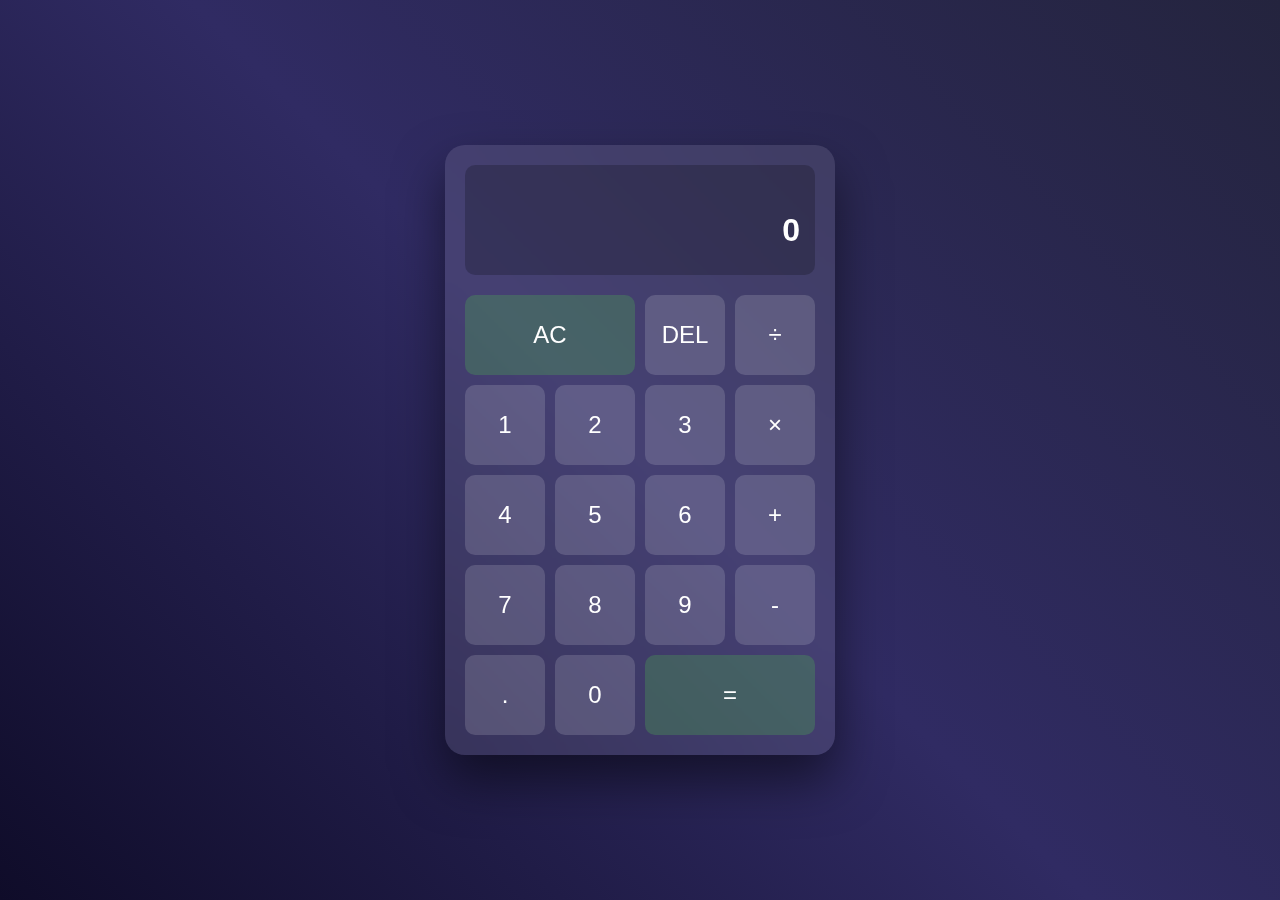
<file: Interactive Calculator/index.html>
<!DOCTYPE html>
<html lang="en">
<head>
    <meta charset="UTF-8">
    <meta name="viewport" content="width=device-width, initial-scale=1.0">
    <title>Modern Glass Calculator</title>
    <link rel="stylesheet" href="style.css">
</head>
<body>
    <div class="calculator-grid">
        <div class="output">
            <div data-previous-operand class="previous-operand"></div>
            <div data-current-operand class="current-operand">0</div>
        </div>
        <button data-all-clear class="span-two">AC</button>
        <button data-delete>DEL</button>
        <button data-operation>÷</button>
        <button data-number>1</button>
        <button data-number>2</button>
        <button data-number>3</button>
        <button data-operation>×</button>
        <button data-number>4</button>
        <button data-number>5</button>
        <button data-number>6</button>
        <button data-operation>+</button>
        <button data-number>7</button>
        <button data-number>8</button>
        <button data-number>9</button>
        <button data-operation>-</button>
        <button data-number>.</button>
        <button data-number>0</button>
        <button data-equals class="span-two">=</button>
    </div>
    <script src="script.js"></script>
</body>
</html>
</file>
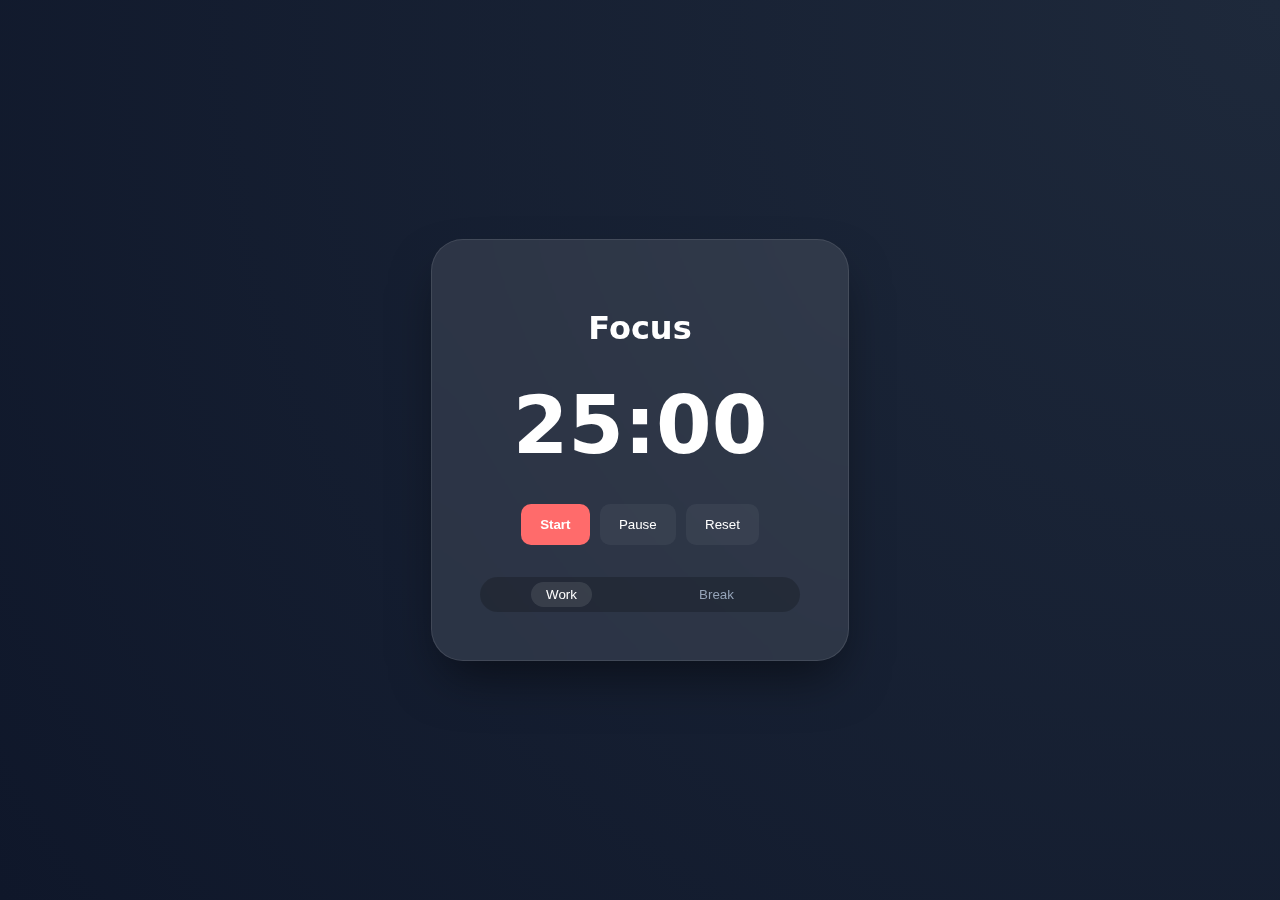
<file: Pomodoro Timer/index.html>
<!DOCTYPE html>
<html lang="en">
<head>
    <meta charset="UTF-8">
    <meta name="viewport" content="width=device-width, initial-scale=1.0">
    <title>Premium Pomodoro</title>
    <link rel="stylesheet" href="style.css">
</head>
<body>
    <div class="glass-container">
        <h1>Focus</h1>
        <div class="timer-display">
            <span id="minutes">25</span>:<span id="seconds">00</span>
        </div>
        
        <div class="controls">
            <button id="start" class="btn primary">Start</button>
            <button id="pause" class="btn">Pause</button>
            <button id="reset" class="btn">Reset</button>
        </div>

        <div class="mode-switch">
            <button onclick="timer.setMode('work')" class="active">Work</button>
            <button onclick="timer.setMode('break')">Break</button>
        </div>
    </div>
    <script src="script.js"></script>
</body>
</html>
</file>
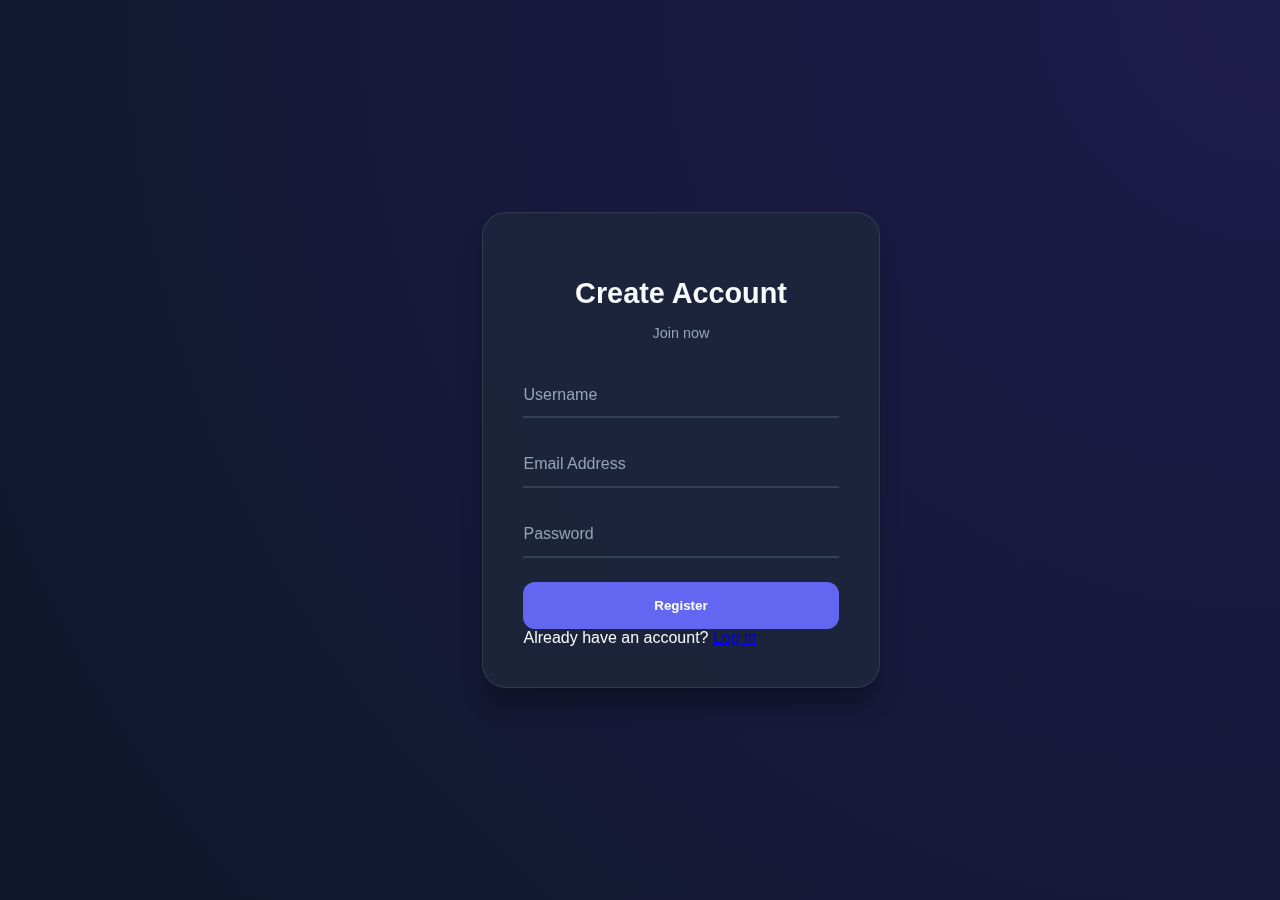
<file: Registration form/index.html>
<!DOCTYPE html>
<html lang="en">
<head>
    <meta charset="UTF-8">
    <meta name="viewport" content="width=device-width, initial-scale=1.0">
    <title>Premium Registration</title>
    <link rel="stylesheet" href="style.css">
</head>
<body>
    <div class="container">
        <div class="form-card">
            <h2>Create Account</h2>
            <p class="subtitle">Join now</p>
            
            <form id="registrationForm">
                <div class="input-group">
                    <input type="text" id="username" required>
                    <label>Username</label>
                    <span class="error-msg">Username must be at least 3 characters</span>
                </div>

                <div class="input-group">
                    <input type="email" id="email" required>
                    <label>Email Address</label>
                    <span class="error-msg">Please enter a valid email</span>
                </div>

                <div class="input-group">
                    <input type="password" id="password" required>
                    <label>Password</label>
                    <span class="error-msg">Minimum 8 characters with a number</span>
                </div>

                <button type="submit" class="submit-btn">Register</button>
            </form>
            
            <div class="footer-text">
                Already have an account? <a href="#">Log in</a>
            </div>
        </div>
    </div>
    <script src="script.js"></script>
</body>
</html>
</file>
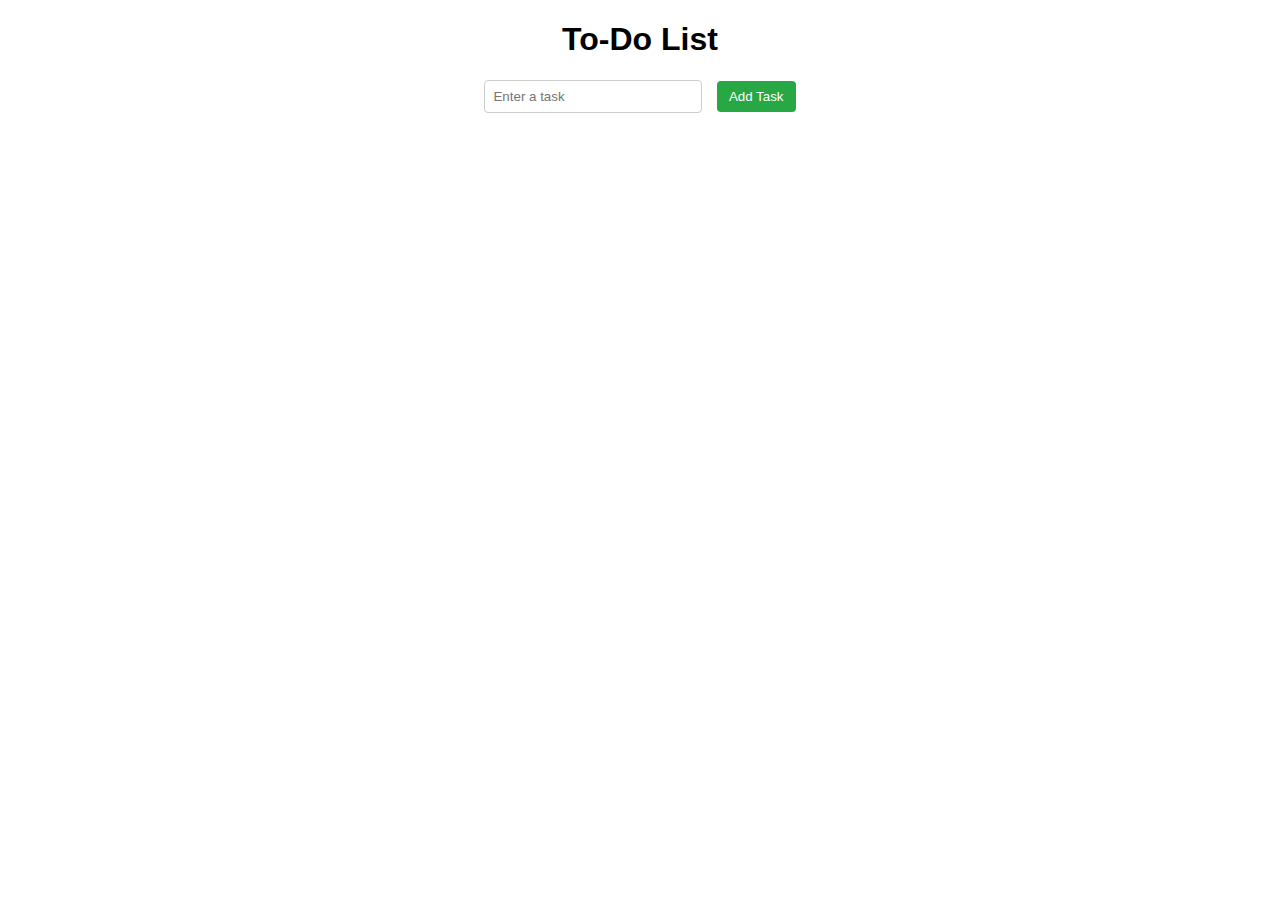
<file: To-Do-List/index.html>
<!DOCTYPE html>
<html lang="en">
<head>
  <meta charset="UTF-8">
  <title>DOM Project - To Do List</title>
  <link rel="stylesheet" href="style.css">
</head>
<body>
  <h1>To-Do List</h1>
  <input type="text" id="taskInput" placeholder="Enter a task">
  <button id="addBtn">Add Task</button>
  <ul id="taskList"></ul>
  <script src="script.js"></script>
</body>
</html>
</file>
<file: Interactive Calculator/style.css>
* { 
    box-sizing: border-box; 
    font-family: 'Poppins', sans-serif; 
}

body {
    margin: 0;
    display: flex;
    justify-content: center;
    align-items: center;
    min-height: 100vh;
    background: linear-gradient(45deg, #0f0c29, #302b63, #24243e);
}

.calculator-grid {
    display: grid;
    justify-content: center;
    align-content: center;
    grid-template-columns: repeat(4, 80px);
    grid-template-rows: minmax(120px, auto) repeat(5, 80px);
    background: rgba(255, 255, 255, 0.1);
    backdrop-filter: blur(10px);
    border-radius: 20px;
    padding: 20px;
    box-shadow: 0 25px 50px rgba(0,0,0,0.5);
    gap: 10px;
}

button {
    cursor: pointer;
    font-size: 1.5rem;
    border: none;
    outline: none;
    background: rgba(255, 255, 255, 0.15);
    color: white;
    border-radius: 10px;
    transition: 0.2s;
}

button:hover { 
    background: rgba(255, 255, 255, 0.25); 
}
.span-two { 
    grid-column: span 2; background: rgba(76, 175, 80, 0.3);
}

.output {
    grid-column: 1 / -1;
    background-color: rgba(0, 0, 0, 0.2);
    display: flex;
    align-items: flex-end;
    justify-content: space-around;
    flex-direction: column;
    padding: 15px;
    word-wrap: break-word;
    word-break: break-all;
    border-radius: 10px;
    margin-bottom: 10px;
}

.previous-operand { 
    color: rgba(255, 255, 255, 0.5); 
    font-size: 1rem; 
}
.current-operand { 
    color: white; 
    font-size: 2rem; 
    font-weight: bold; 
}
</file>
<file: Pomodoro Timer/style.css>
:root {
    --primary: #ff6b6b;
    --bg: #0f172a;
    --glass: rgba(255, 255, 255, 0.1);
}

body {
    background: radial-gradient(circle at top right, #1e293b, var(--bg));
    color: white;
    font-family: 'Inter', system-ui, sans-serif;
    height: 100vh;
    display: flex;
    justify-content: center;
    align-items: center;
    margin: 0;
}

.glass-container {
    background: var(--glass);
    backdrop-filter: blur(15px);
    border: 1px solid rgba(255, 255, 255, 0.1);
    padding: 3rem;
    border-radius: 2rem;
    text-align: center;
    box-shadow: 0 25px 50px -12px rgba(0, 0, 0, 0.5);
    width: 320px;
}

.timer-display {
    font-size: 5rem;
    font-weight: 800;
    margin: 2rem 0;
    font-variant-numeric: tabular-nums;
}

.controls {
    display: flex;
    gap: 10px;
    justify-content: center;
}

.btn {
    background: rgba(255, 255, 255, 0.05);
    border: none;
    color: white;
    padding: 0.8rem 1.2rem;
    border-radius: 10px;
    cursor: pointer;
    transition: all 0.3s ease;
}

.btn:hover {
    background: rgba(255, 255, 255, 0.2);
    transform: translateY(-2px);
}

.btn.primary {
    background: var(--primary);
    font-weight: bold;
}

.mode-switch {
    margin-top: 2rem;
    display: flex;
    justify-content: space-around;
    background: rgba(0, 0, 0, 0.2);
    border-radius: 50px;
    padding: 5px;
}

.mode-switch button {
    background: transparent;
    border: none;
    color: #94a3b8;
    cursor: pointer;
    padding: 5px 15px;
}

.mode-switch button.active {
    color: white;
    background: var(--glass);
    border-radius: 50px;
}
</file>
<file: Registration form/style.css>
:root {
    --primary: #6366f1;
    --primary-hover: #4f46e5;
    --bg: #0f172a;
    --card-bg: rgba(30, 41, 59, 0.7);
    --text: #f8fafc;
    --error: #ef4444;
}

body {
    margin: 0;
    font-family: 'Segoe UI', Tahoma, Geneva, Verdana, sans-serif;
    background: radial-gradient(circle at top right, #1e1b4b, var(--bg));
    color: var(--text);
    display: flex;
    justify-content: center;
    align-items: center;
    height: 100vh;
}

.form-card {
    background: var(--card-bg);
    padding: 2.5rem;
    border-radius: 1.5rem;
    box-shadow: 0 20px 25px -5px rgba(0, 0, 0, 0.3);
    backdrop-filter: blur(12px);
    border: 1px solid rgba(255, 255, 255, 0.1);
    width: 100%;
    max-width: 400px;
    animation: fadeIn 0.6s ease-out;
}

h2 { 
    margin-bottom: 0.5rem; 
    text-align: center; 
    font-size: 1.8rem; 
}

.subtitle { 
    text-align: center; 
    color: #94a3b8; 
    margin-bottom: 2rem; 
    font-size: 0.9rem; 
}

.input-group {
    position: relative;
    margin-bottom: 1.5rem;
}

.input-group input {
    width: 100%;
    padding: 0.8rem 0;
    font-size: 1rem;
    color: white;
    background: transparent;
    border: none;
    border-bottom: 2px solid #334155;
    outline: none;
    transition: 0.3s;
}

.input-group label {
    position: absolute;
    top: 0.8rem;
    left: 0;
    color: #94a3b8;
    pointer-events: none;
    transition: 0.3s;
}

.input-group input:focus ~ label,
.input-group input:valid ~ label {
    top: -1.2rem;
    font-size: 0.8rem;
    color: var(--primary);
}

.input-group input:focus {
    border-color: var(--primary);
}

.submit-btn {
    width: 100%;
    padding: 1rem;
    background: var(--primary);
    color: white;
    border: none;
    border-radius: 0.75rem;
    font-weight: 600;
    cursor: pointer;
    transition: transform 0.2s, background 0.3s;
}

.submit-btn:hover {
    background: var(--primary-hover);
    transform: translateY(-2px);
}

.error-msg {
    color: var(--error);
    font-size: 0.75rem;
    display: none;
    margin-top: 0.25rem;
}

@keyframes fadeIn {
    from { opacity: 0; transform: translateY(20px); }
    to { opacity: 1; transform: translateY(0); }
}
</file>
<file: To-Do-List/style.css>
body {
    font-family: Arial, sans-serif;
    text-align: center;
    margin: 20px;

}
#taskInput {
    padding: 8px;
    width: 200px;
    margin-right: 10px;
    border: 1px solid #ccc;
    border-radius: 4px;
    outline: none;

}
#taskList {
    list-style-type: none;
    padding: 0;
    max-width: 300px;
    margin: 20px auto;
    text-align: left;

}
li {
    padding: 8px;
    margin: 5px 0;
    background: #f4f4f4;
    border-radius: 5px;
    cursor: pointer;
}
.completed {
    text-decoration: line-through;
    color: gray;
    pointer-events: none;
    user-select: none;

}

button {
    padding: 8px 12px;
    border: none;
    background: #28a745;
    color: white;
    border-radius: 4px;
    cursor: pointer;
    transition: background 0.3s;
    &:hover {
        background: #218838;
    }

}
</file>
